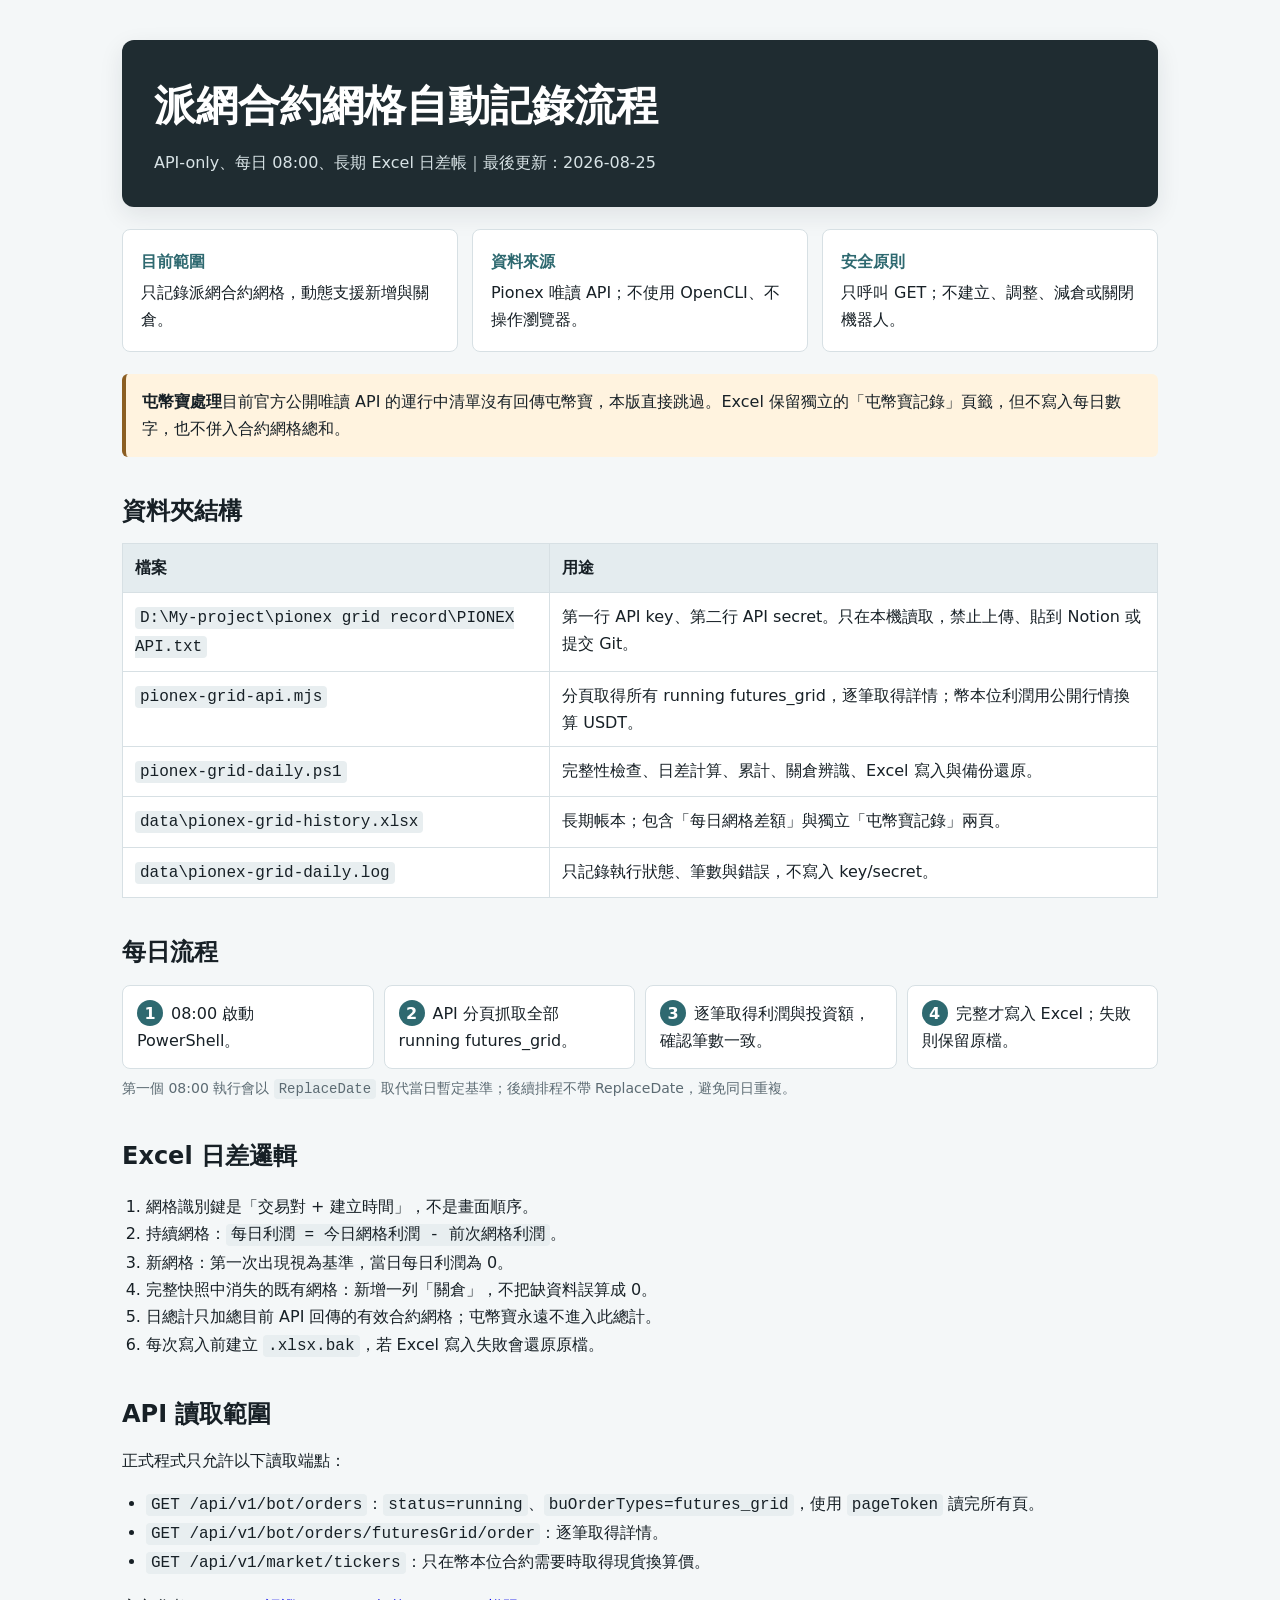
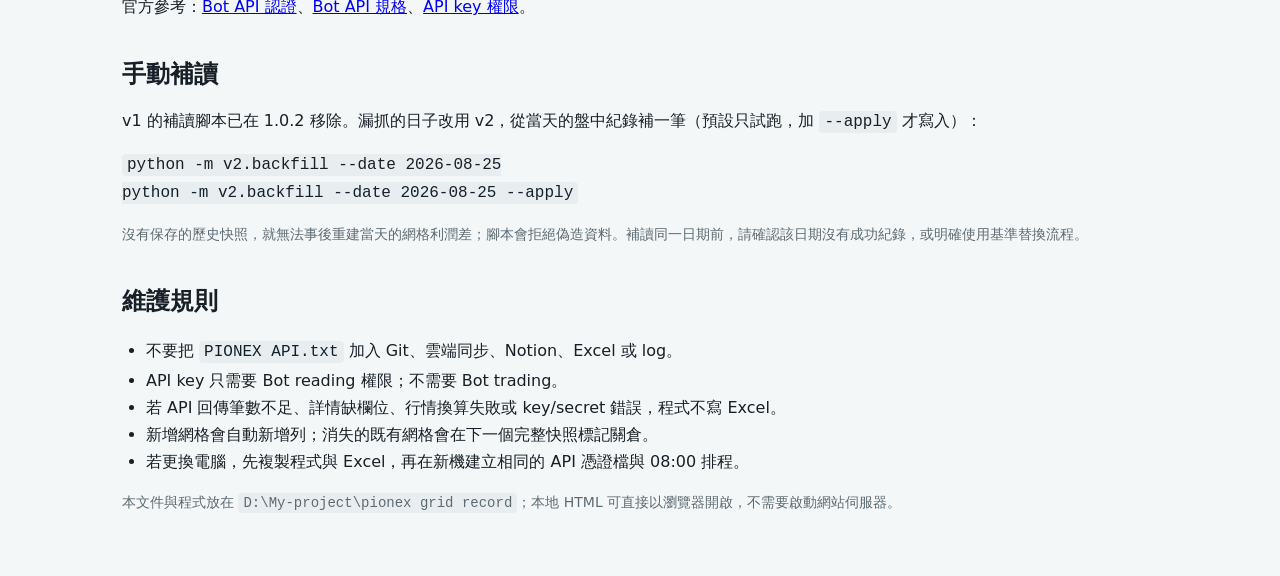
<file: Pionex Grid Record.html>
<!doctype html>
<html lang="zh-Hant">
<head>
  <meta charset="utf-8">
  <meta name="viewport" content="width=device-width, initial-scale=1">
  <title>派網合約網格自動記錄流程</title>
  <style>
    :root { --ink:#172026; --muted:#5c6b73; --line:#d7e0e4; --surface:#ffffff; --soft:#eef3f5; --accent:#2e6970; --accent-soft:#dceced; --warn:#8b5e22; --warn-soft:#fff3df; }
    * { box-sizing:border-box; }
    body { margin:0; color:var(--ink); background:#f4f7f8; font:16px/1.7 system-ui,-apple-system,"Segoe UI","Noto Sans TC",sans-serif; }
    main { max-width:1080px; margin:0 auto; padding:40px 22px 72px; }
    header { background:#1f2c31; color:#fff; border-radius:12px; padding:30px 32px; box-shadow:0 8px 24px #17202618; }
    h1 { margin:0 0 8px; font-size:clamp(26px,4vw,42px); letter-spacing:0; }
    h2 { margin:34px 0 12px; font-size:24px; }
    h3 { margin:22px 0 8px; font-size:18px; }
    p { margin:8px 0 14px; }
    code { background:#e8eef0; padding:2px 5px; border-radius:4px; overflow-wrap:anywhere; }
    header code { background:#42555b; color:#fff; }
    .meta { color:#d8e3e6; margin:0; }
    .grid { display:grid; grid-template-columns:repeat(3,minmax(0,1fr)); gap:14px; margin:22px 0; }
    .card { background:var(--surface); border:1px solid var(--line); border-radius:8px; padding:18px; }
    .card strong { display:block; color:var(--accent); margin-bottom:4px; }
    .callout { background:var(--accent-soft); border-left:4px solid var(--accent); padding:14px 16px; border-radius:6px; }
    .warning { background:var(--warn-soft); border-left-color:var(--warn); }
    .flow { display:grid; grid-template-columns:repeat(4,minmax(0,1fr)); gap:10px; counter-reset:step; }
    .flow div { background:#fff; border:1px solid var(--line); padding:14px; border-radius:8px; }
    .flow div::before { counter-increment:step; content:counter(step); display:inline-grid; place-items:center; width:26px; height:26px; margin-right:8px; background:var(--accent); color:#fff; border-radius:50%; font-weight:700; }
    table { width:100%; border-collapse:collapse; background:#fff; border:1px solid var(--line); }
    th,td { border:1px solid var(--line); padding:10px 12px; text-align:left; vertical-align:top; }
    th { background:#e4ecef; }
    ul,ol { padding-left:24px; }
    .small { color:var(--muted); font-size:14px; }
    @media (max-width:760px) { main { padding:22px 14px 48px; } header { padding:24px 20px; } .grid,.flow { grid-template-columns:1fr; } table { font-size:14px; display:block; overflow:auto; white-space:normal; } }
  </style>
</head>
<body>
<main>
  <header>
    <h1>派網合約網格自動記錄流程</h1>
    <p class="meta">API-only、每日 08:00、長期 Excel 日差帳｜最後更新：2026-08-25</p>
  </header>

  <div class="grid">
    <div class="card"><strong>目前範圍</strong>只記錄派網合約網格，動態支援新增與關倉。</div>
    <div class="card"><strong>資料來源</strong>Pionex 唯讀 API；不使用 OpenCLI、不操作瀏覽器。</div>
    <div class="card"><strong>安全原則</strong>只呼叫 GET；不建立、調整、減倉或關閉機器人。</div>
  </div>

  <div class="callout warning"><strong>屯幣寶處理</strong>目前官方公開唯讀 API 的運行中清單沒有回傳屯幣寶，本版直接跳過。Excel 保留獨立的「屯幣寶記錄」頁籤，但不寫入每日數字，也不併入合約網格總和。</div>

  <h2>資料夾結構</h2>
  <table>
    <tr><th>檔案</th><th>用途</th></tr>
    <tr><td><code>D:\My-project\pionex grid record\PIONEX API.txt</code></td><td>第一行 API key、第二行 API secret。只在本機讀取，禁止上傳、貼到 Notion 或提交 Git。</td></tr>
    <tr><td><code>pionex-grid-api.mjs</code></td><td>分頁取得所有 running futures_grid，逐筆取得詳情；幣本位利潤用公開行情換算 USDT。</td></tr>
    <tr><td><code>pionex-grid-daily.ps1</code></td><td>完整性檢查、日差計算、累計、關倉辨識、Excel 寫入與備份還原。</td></tr>
    <tr><td><code>data\pionex-grid-history.xlsx</code></td><td>長期帳本；包含「每日網格差額」與獨立「屯幣寶記錄」兩頁。</td></tr>
    <tr><td><code>data\pionex-grid-daily.log</code></td><td>只記錄執行狀態、筆數與錯誤，不寫入 key/secret。</td></tr>
  </table>

  <h2>每日流程</h2>
  <div class="flow">
    <div>08:00 啟動 PowerShell。</div>
    <div>API 分頁抓取全部 running futures_grid。</div>
    <div>逐筆取得利潤與投資額，確認筆數一致。</div>
    <div>完整才寫入 Excel；失敗則保留原檔。</div>
  </div>
  <p class="small">第一個 08:00 執行會以 <code>ReplaceDate</code> 取代當日暫定基準；後續排程不帶 ReplaceDate，避免同日重複。</p>

  <h2>Excel 日差邏輯</h2>
  <ol>
    <li>網格識別鍵是「交易對 + 建立時間」，不是畫面順序。</li>
    <li>持續網格：<code>每日利潤 = 今日網格利潤 - 前次網格利潤</code>。</li>
    <li>新網格：第一次出現視為基準，當日每日利潤為 0。</li>
    <li>完整快照中消失的既有網格：新增一列「關倉」，不把缺資料誤算成 0。</li>
    <li>日總計只加總目前 API 回傳的有效合約網格；屯幣寶永遠不進入此總計。</li>
    <li>每次寫入前建立 <code>.xlsx.bak</code>，若 Excel 寫入失敗會還原原檔。</li>
  </ol>

  <h2>API 讀取範圍</h2>
  <p>正式程式只允許以下讀取端點：</p>
  <ul>
    <li><code>GET /api/v1/bot/orders</code>：<code>status=running</code>、<code>buOrderTypes=futures_grid</code>，使用 <code>pageToken</code> 讀完所有頁。</li>
    <li><code>GET /api/v1/bot/orders/futuresGrid/order</code>：逐筆取得詳情。</li>
    <li><code>GET /api/v1/market/tickers</code>：只在幣本位合約需要時取得現貨換算價。</li>
  </ul>
  <p>官方參考：<a href="https://www.pionex.com/docs/api-docs/bot-api/general-info/authentication">Bot API 認證</a>、<a href="https://raw.githubusercontent.com/pionex-official/pionex-open-api/main/openapi_bot.yaml">Bot API 規格</a>、<a href="https://www.pionex.com/docs/api-docs/references/api-key-permissions">API key 權限</a>。</p>

  <h2>手動補讀</h2>
  <p>v1 的補讀腳本已在 1.0.2 移除。漏抓的日子改用 v2，從當天的盤中紀錄補一筆（預設只試跑，加 <code>--apply</code> 才寫入）：</p>
  <pre><code>python -m v2.backfill --date 2026-08-25
python -m v2.backfill --date 2026-08-25 --apply</code></pre>
  <p class="small">沒有保存的歷史快照，就無法事後重建當天的網格利潤差；腳本會拒絕偽造資料。補讀同一日期前，請確認該日期沒有成功紀錄，或明確使用基準替換流程。</p>

  <h2>維護規則</h2>
  <ul>
    <li>不要把 <code>PIONEX API.txt</code> 加入 Git、雲端同步、Notion、Excel 或 log。</li>
    <li>API key 只需要 Bot reading 權限；不需要 Bot trading。</li>
    <li>若 API 回傳筆數不足、詳情缺欄位、行情換算失敗或 key/secret 錯誤，程式不寫 Excel。</li>
    <li>新增網格會自動新增列；消失的既有網格會在下一個完整快照標記關倉。</li>
    <li>若更換電腦，先複製程式與 Excel，再在新機建立相同的 API 憑證檔與 08:00 排程。</li>
  </ul>
  <p class="small">本文件與程式放在 <code>D:\My-project\pionex grid record</code>；本地 HTML 可直接以瀏覽器開啟，不需要啟動網站伺服器。</p>
</main>
</body>
</html>
</file>
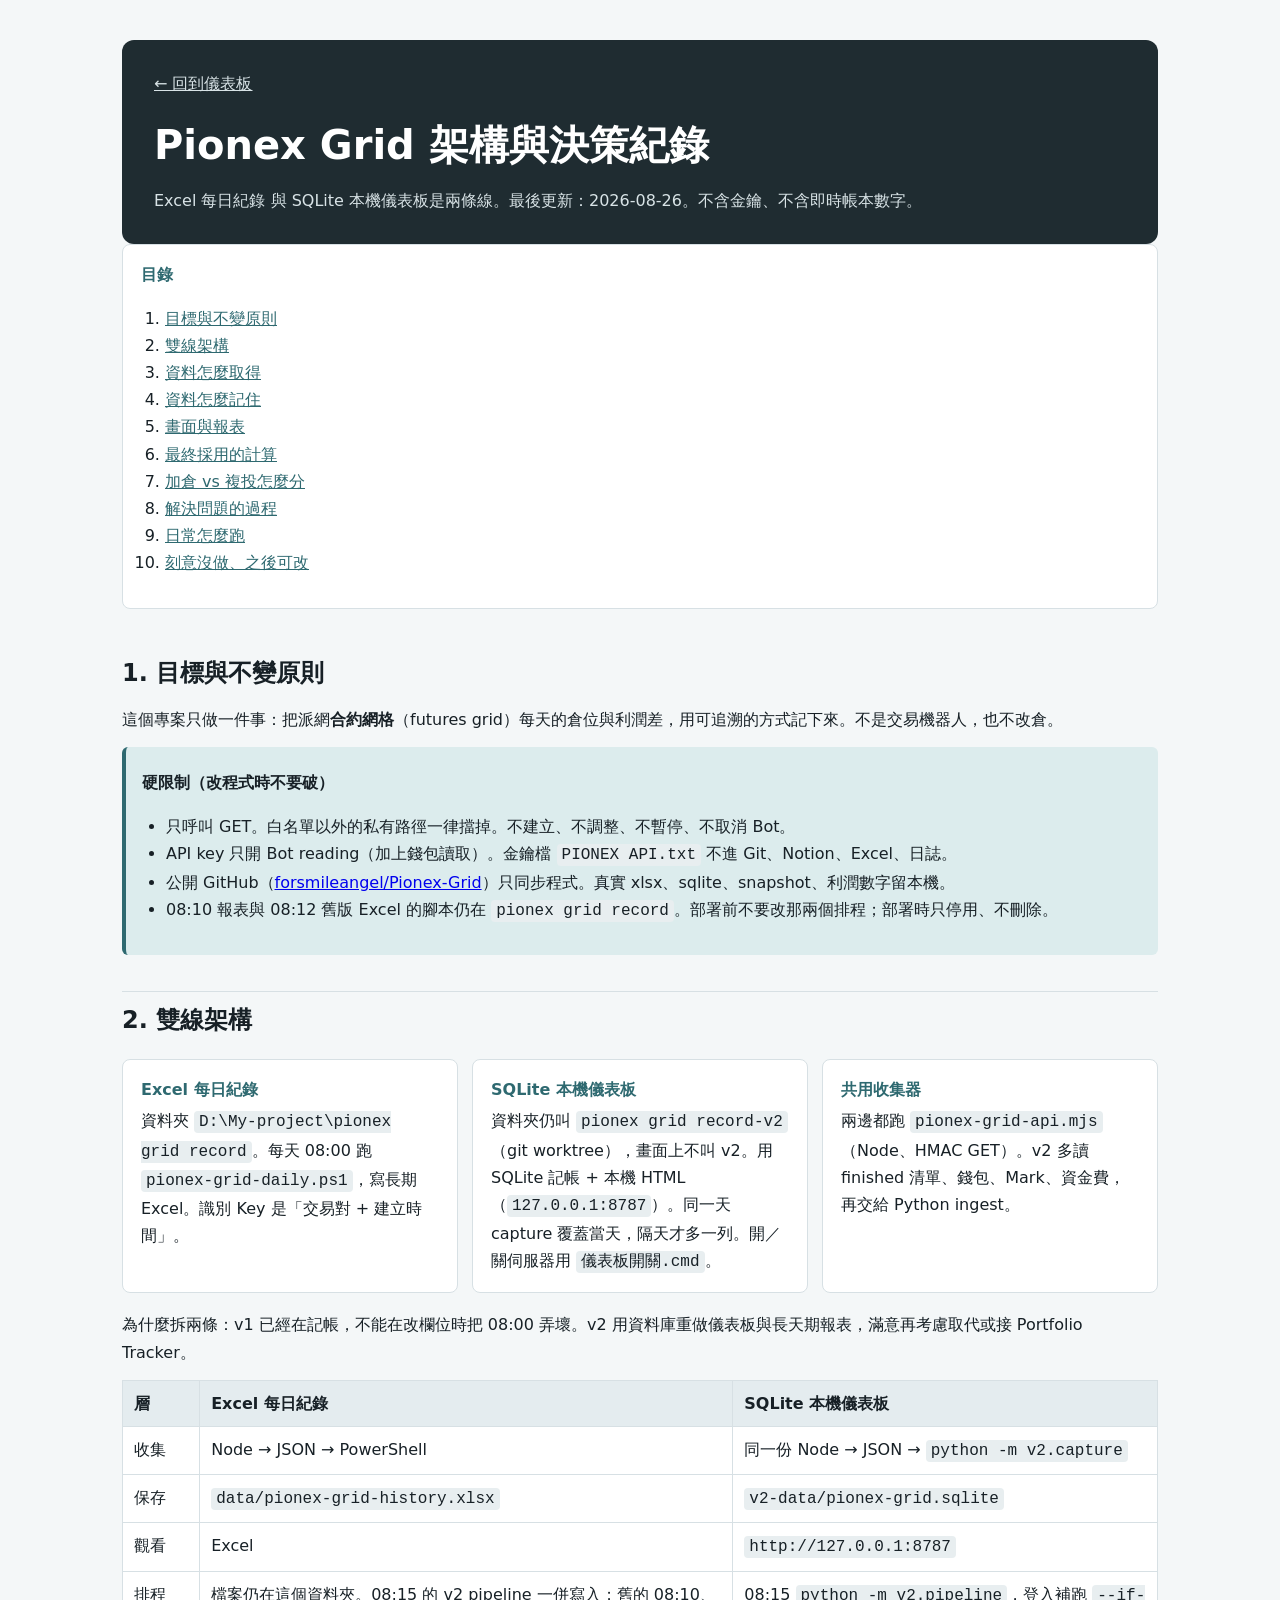
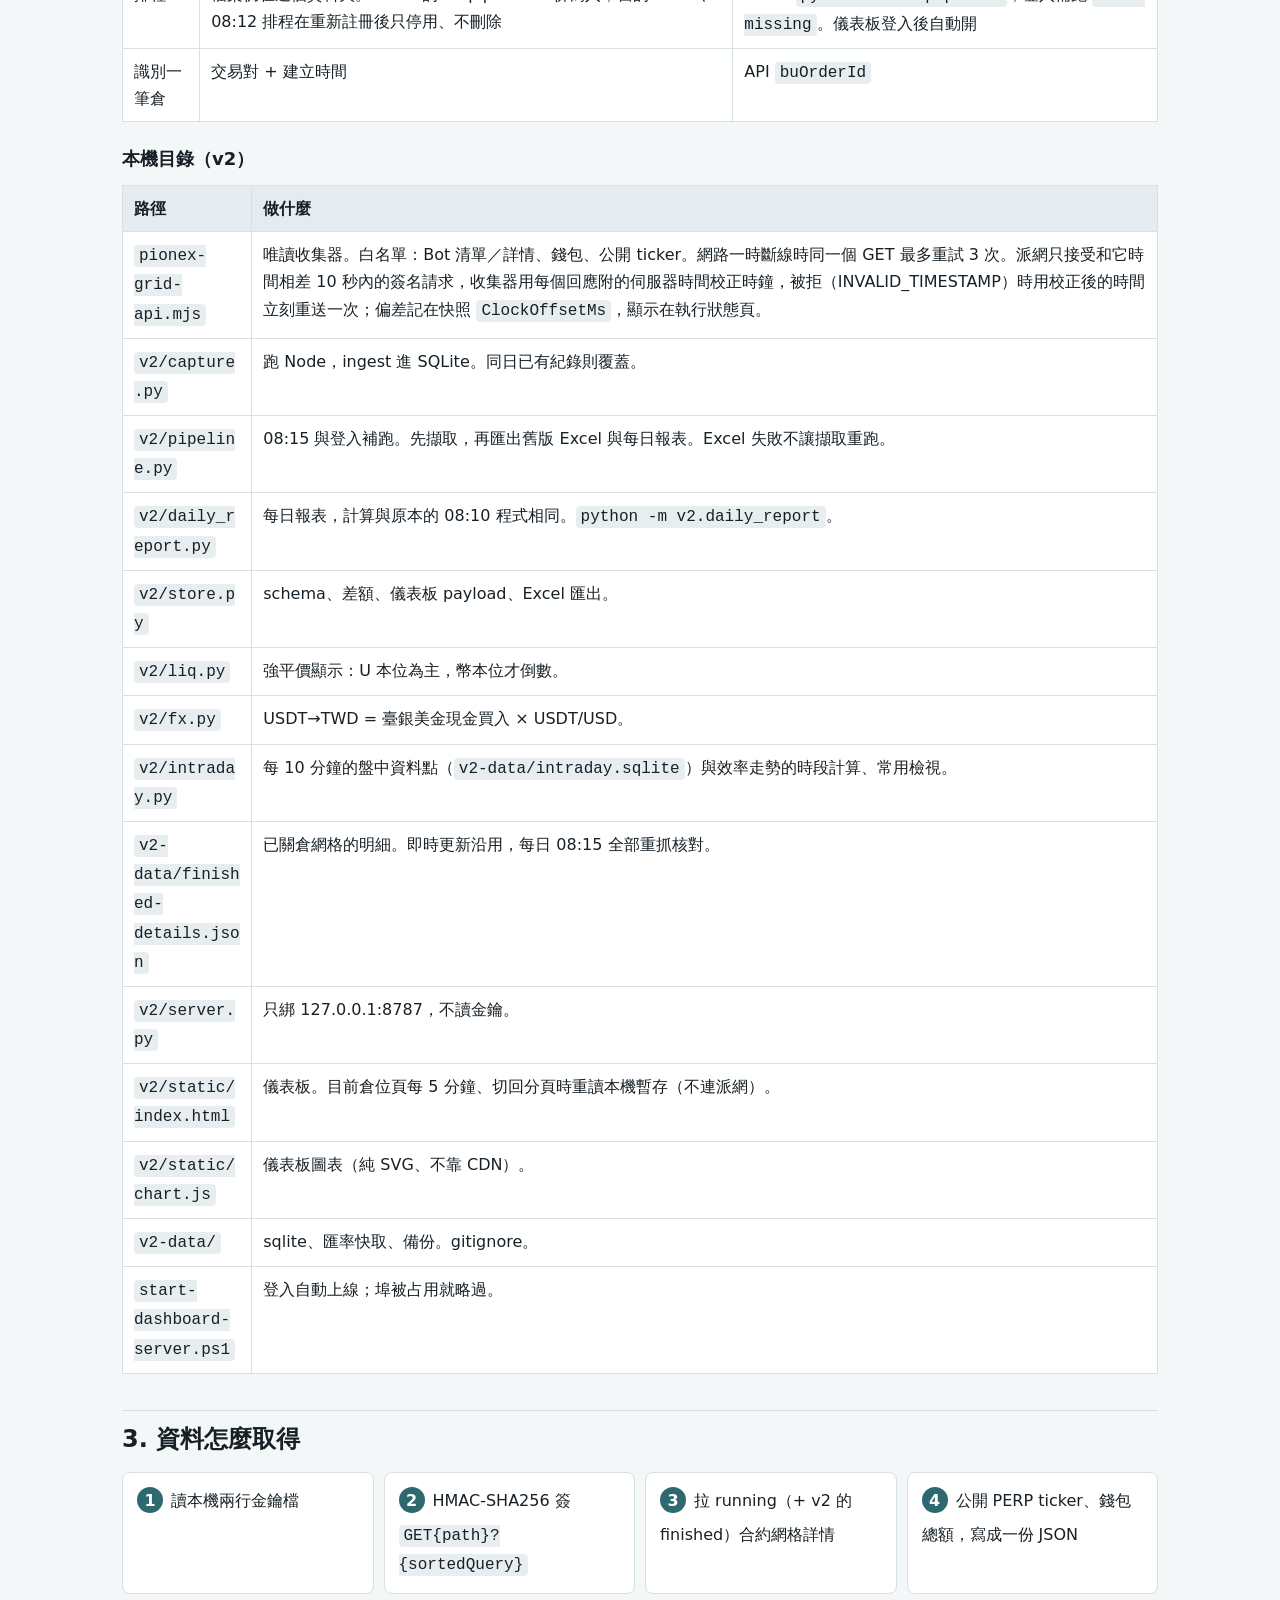
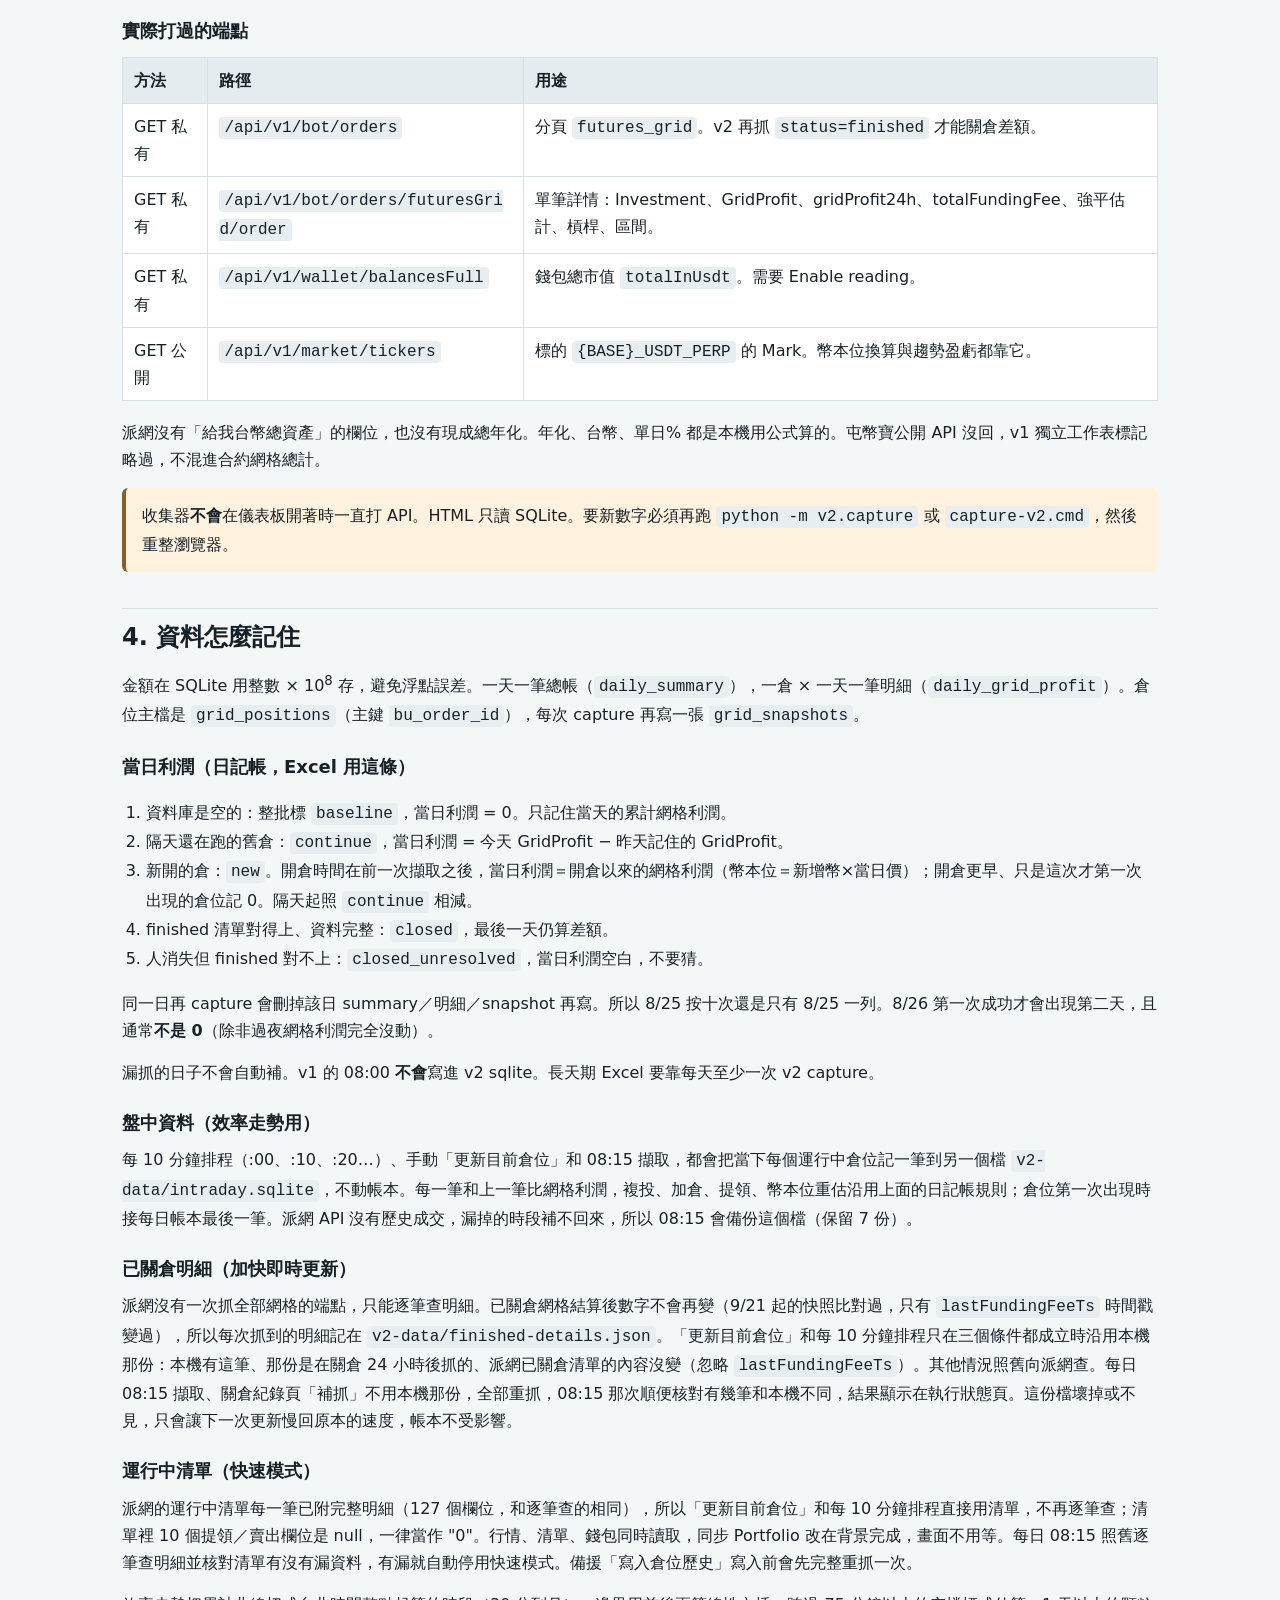
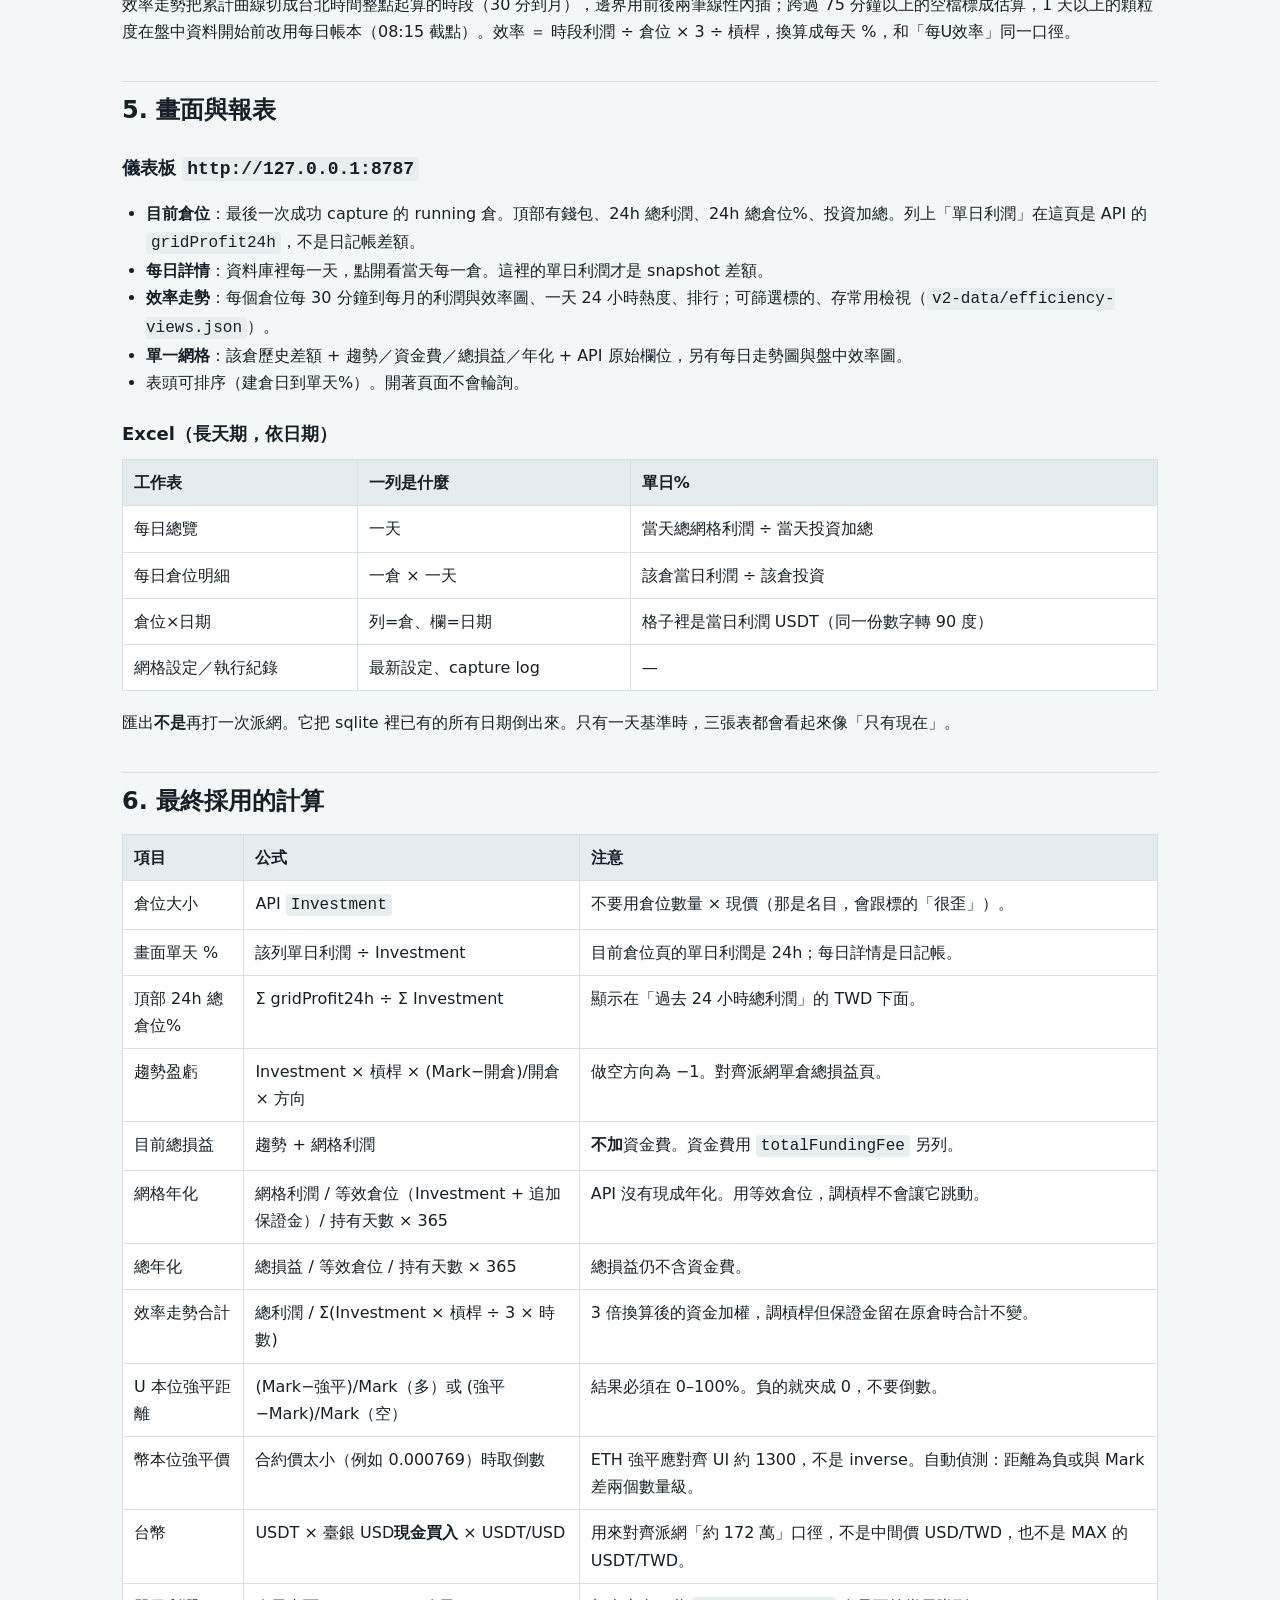
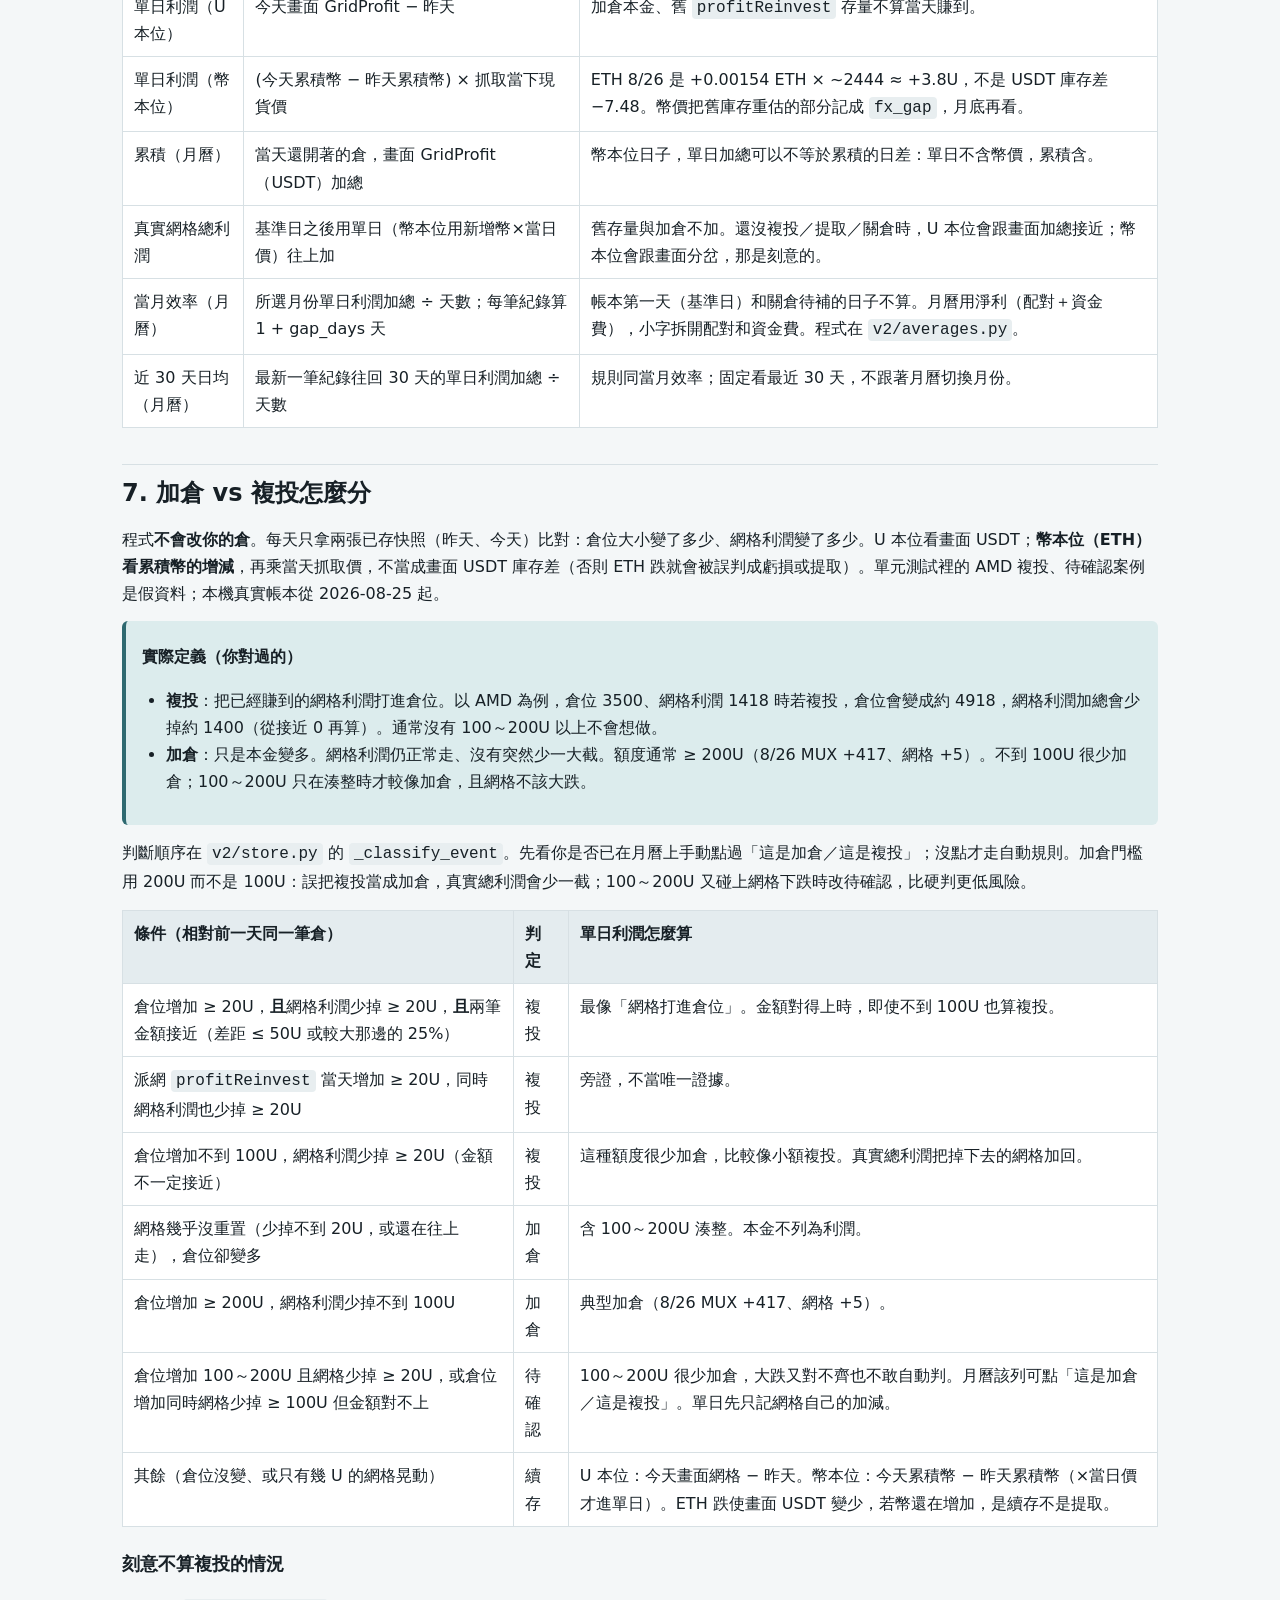
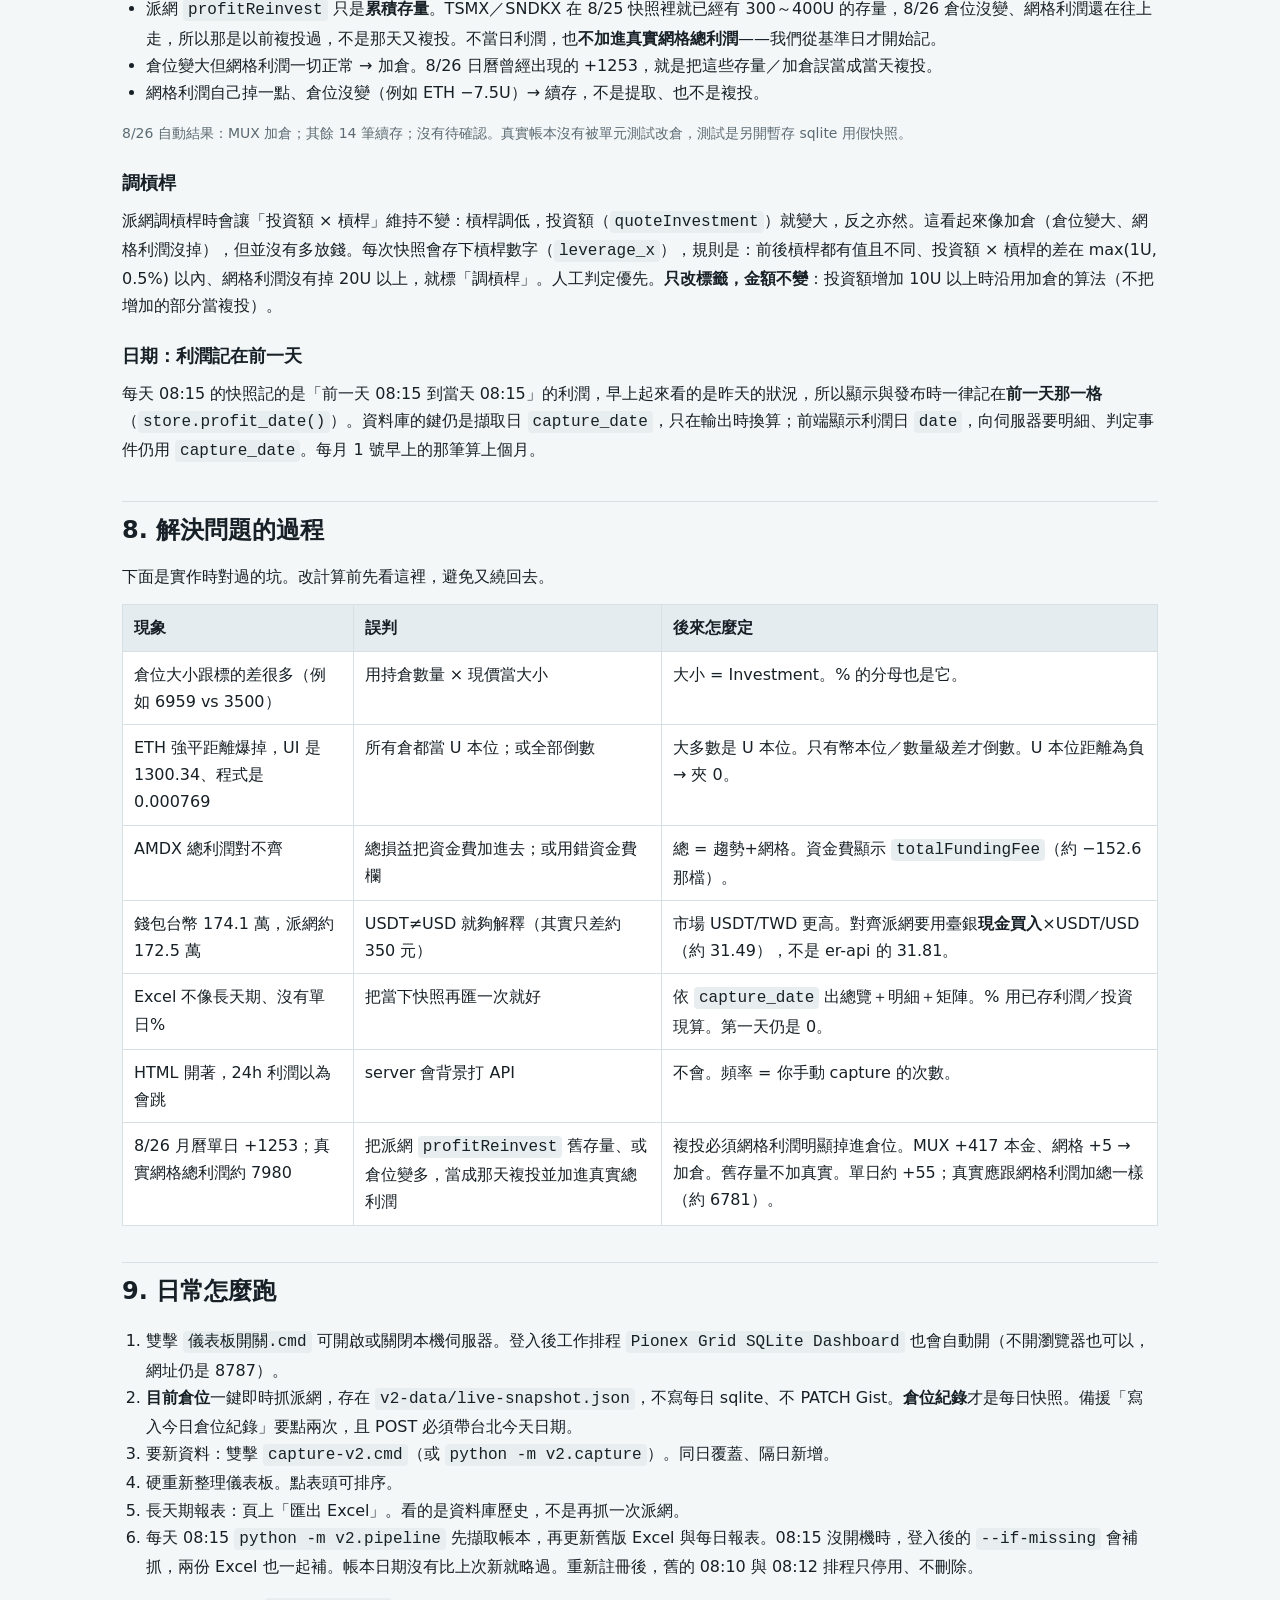
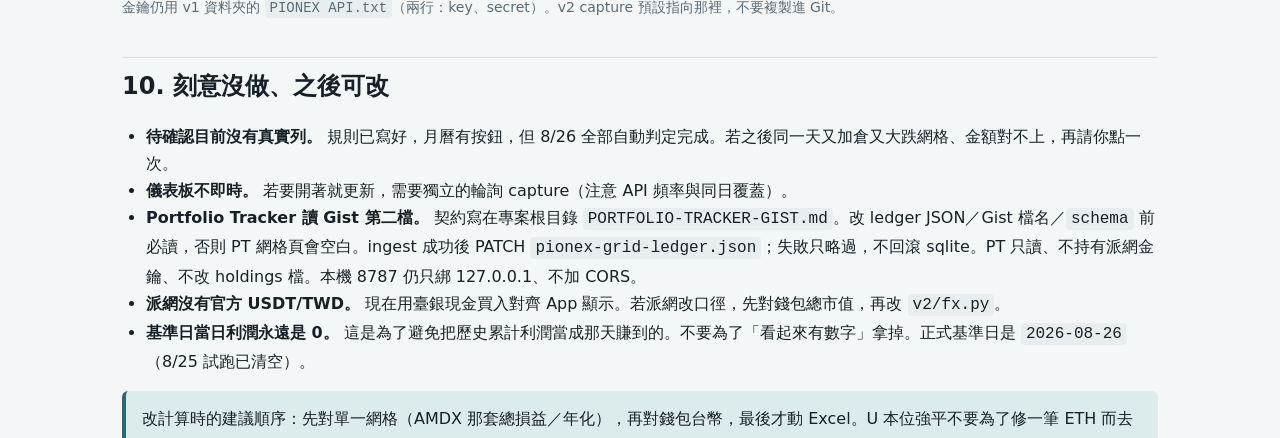
<file: v2/static/architecture.html>
<!doctype html>
<html lang="zh-Hant">
<head>
  <meta charset="utf-8">
  <meta name="viewport" content="width=device-width, initial-scale=1">
  <title>Pionex Grid 架構與決策紀錄</title>
  <style>
    :root { --ink:#172026; --muted:#5c6b73; --line:#d7e0e4; --surface:#fff; --soft:#eef3f5; --accent:#2e6970; --accent-soft:#dceced; --warn:#8b5e22; --warn-soft:#fff3df; --up:#1f7a4d; }
    * { box-sizing:border-box; }
    body { margin:0; color:var(--ink); background:#f4f7f8; font:16px/1.7 system-ui,"Segoe UI","Noto Sans TC",sans-serif; }
    main { max-width:1080px; margin:0 auto; padding:40px 22px 80px; }
    header { background:#1f2c31; color:#fff; border-radius:12px; padding:30px 32px; }
    h1 { margin:0 0 8px; font-size:clamp(26px,4vw,40px); }
    h2 { margin:36px 0 12px; font-size:24px; padding-top:8px; border-top:1px solid var(--line); }
    header + * { border-top:0; }
    h2:first-of-type { border-top:0; }
    h3 { margin:22px 0 8px; font-size:18px; }
    p { margin:8px 0 14px; }
    code { background:#e8eef0; padding:2px 5px; border-radius:4px; overflow-wrap:anywhere; }
    header code { background:#42555b; color:#fff; }
    .meta { color:#d8e3e6; margin:0; }
    .grid { display:grid; grid-template-columns:repeat(3,minmax(0,1fr)); gap:14px; margin:18px 0; }
    .card { background:var(--surface); border:1px solid var(--line); border-radius:8px; padding:16px 18px; }
    .card strong { display:block; color:var(--accent); margin-bottom:4px; }
    .callout { background:var(--accent-soft); border-left:4px solid var(--accent); padding:14px 16px; border-radius:6px; margin:14px 0; }
    .warning { background:var(--warn-soft); border-left-color:var(--warn); }
    .flow { display:grid; grid-template-columns:repeat(4,minmax(0,1fr)); gap:10px; counter-reset:step; }
    .flow div { background:#fff; border:1px solid var(--line); padding:14px; border-radius:8px; }
    .flow div::before { counter-increment:step; content:counter(step); display:inline-grid; place-items:center; width:26px; height:26px; margin:0 8px 8px 0; background:var(--accent); color:#fff; border-radius:50%; font-weight:700; }
    table { width:100%; border-collapse:collapse; background:#fff; border:1px solid var(--line); margin:10px 0 18px; }
    th, td { border:1px solid var(--line); padding:9px 11px; text-align:left; vertical-align:top; }
    th { background:#e4ecef; }
    ul, ol { padding-left:24px; }
    .small { color:var(--muted); font-size:14px; }
    nav.toc a { color:var(--accent); }
    .back { display:inline-block; margin-bottom:14px; color:#d8e3e6; }
    @media (max-width:760px) {
      main { padding:22px 14px 48px; }
      header { padding:24px 20px; }
      .grid, .flow { grid-template-columns:1fr; }
      table { font-size:14px; }
    }
  </style>
</head>
<body>
<main>
  <header>
    <a class="back" href="/">← 回到儀表板</a>
    <h1>Pionex Grid 架構與決策紀錄</h1>
    <p class="meta">Excel 每日紀錄 與 SQLite 本機儀表板是兩條線。最後更新：2026-08-26。不含金鑰、不含即時帳本數字。</p>
  </header>

  <nav class="toc card">
    <strong>目錄</strong>
    <ol>
      <li><a href="#goal">目標與不變原則</a></li>
      <li><a href="#dual">雙線架構</a></li>
      <li><a href="#fetch">資料怎麼取得</a></li>
      <li><a href="#store">資料怎麼記住</a></li>
      <li><a href="#ui">畫面與報表</a></li>
      <li><a href="#math">最終採用的計算</a></li>
      <li><a href="#events">加倉 vs 複投怎麼分</a></li>
      <li><a href="#history">解決問題的過程</a></li>
      <li><a href="#ops">日常怎麼跑</a></li>
      <li><a href="#next">刻意沒做、之後可改</a></li>
    </ol>
  </nav>

  <h2 id="goal">1. 目標與不變原則</h2>
  <p>這個專案只做一件事：把派網<strong>合約網格</strong>（futures grid）每天的倉位與利潤差，用可追溯的方式記下來。不是交易機器人，也不改倉。</p>
  <div class="callout">
    <p><strong>硬限制（改程式時不要破）</strong></p>
    <ul>
      <li>只呼叫 GET。白名單以外的私有路徑一律擋掉。不建立、不調整、不暫停、不取消 Bot。</li>
      <li>API key 只開 Bot reading（加上錢包讀取）。金鑰檔 <code>PIONEX API.txt</code> 不進 Git、Notion、Excel、日誌。</li>
      <li>公開 GitHub（<a href="https://github.com/forsmileangel/Pionex-Grid">forsmileangel/Pionex-Grid</a>）只同步程式。真實 xlsx、sqlite、snapshot、利潤數字留本機。</li>
      <li>08:10 報表與 08:12 舊版 Excel 的腳本仍在 <code>pionex grid record</code>。部署前不要改那兩個排程；部署時只停用、不刪除。</li>
    </ul>
  </div>

  <h2 id="dual">2. 雙線架構</h2>
  <div class="grid">
    <div class="card">
      <strong>Excel 每日紀錄</strong>
      資料夾 <code>D:\My-project\pionex grid record</code>。每天 08:00 跑 <code>pionex-grid-daily.ps1</code>，寫長期 Excel。識別 Key 是「交易對 + 建立時間」。
    </div>
    <div class="card">
      <strong>SQLite 本機儀表板</strong>
      資料夾仍叫 <code>pionex grid record-v2</code>（git worktree），畫面上不叫 v2。用 SQLite 記帳 + 本機 HTML（<code>127.0.0.1:8787</code>）。同一天 capture 覆蓋當天，隔天才多一列。開／關伺服器用 <code>儀表板開關.cmd</code>。
    </div>
    <div class="card">
      <strong>共用收集器</strong>
      兩邊都跑 <code>pionex-grid-api.mjs</code>（Node、HMAC GET）。v2 多讀 finished 清單、錢包、Mark、資金費，再交給 Python ingest。
    </div>
  </div>
  <p>為什麼拆兩條：v1 已經在記帳，不能在改欄位時把 08:00 弄壞。v2 用資料庫重做儀表板與長天期報表，滿意再考慮取代或接 Portfolio Tracker。</p>
  <table>
    <thead><tr><th>層</th><th>Excel 每日紀錄</th><th>SQLite 本機儀表板</th></tr></thead>
    <tbody>
      <tr><td>收集</td><td>Node → JSON → PowerShell</td><td>同一份 Node → JSON → <code>python -m v2.capture</code></td></tr>
      <tr><td>保存</td><td><code>data/pionex-grid-history.xlsx</code></td><td><code>v2-data/pionex-grid.sqlite</code></td></tr>
      <tr><td>觀看</td><td>Excel</td><td><code>http://127.0.0.1:8787</code></td></tr>
      <tr><td>排程</td><td>檔案仍在這個資料夾。08:15 的 v2 pipeline 一併寫入；舊的 08:10、08:12 排程在重新註冊後只停用、不刪除</td><td>08:15 <code>python -m v2.pipeline</code>，登入補跑 <code>--if-missing</code>。儀表板登入後自動開</td></tr>
      <tr><td>識別一筆倉</td><td>交易對 + 建立時間</td><td>API <code>buOrderId</code></td></tr>
    </tbody>
  </table>

  <h3>本機目錄（v2）</h3>
  <table>
    <thead><tr><th>路徑</th><th>做什麼</th></tr></thead>
    <tbody>
      <tr><td><code>pionex-grid-api.mjs</code></td><td>唯讀收集器。白名單：Bot 清單／詳情、錢包、公開 ticker。網路一時斷線時同一個 GET 最多重試 3 次。派網只接受和它時間相差 10 秒內的簽名請求，收集器用每個回應附的伺服器時間校正時鐘，被拒（INVALID_TIMESTAMP）時用校正後的時間立刻重送一次；偏差記在快照 <code>ClockOffsetMs</code>，顯示在執行狀態頁。</td></tr>
      <tr><td><code>v2/capture.py</code></td><td>跑 Node，ingest 進 SQLite。同日已有紀錄則覆蓋。</td></tr>
      <tr><td><code>v2/pipeline.py</code></td><td>08:15 與登入補跑。先擷取，再匯出舊版 Excel 與每日報表。Excel 失敗不讓擷取重跑。</td></tr>
      <tr><td><code>v2/daily_report.py</code></td><td>每日報表，計算與原本的 08:10 程式相同。<code>python -m v2.daily_report</code>。</td></tr>
      <tr><td><code>v2/store.py</code></td><td>schema、差額、儀表板 payload、Excel 匯出。</td></tr>
      <tr><td><code>v2/liq.py</code></td><td>強平價顯示：U 本位為主，幣本位才倒數。</td></tr>
      <tr><td><code>v2/fx.py</code></td><td>USDT→TWD = 臺銀美金現金買入 × USDT/USD。</td></tr>
      <tr><td><code>v2/intraday.py</code></td><td>每 10 分鐘的盤中資料點（<code>v2-data/intraday.sqlite</code>）與效率走勢的時段計算、常用檢視。</td></tr>
      <tr><td><code>v2-data/finished-details.json</code></td><td>已關倉網格的明細。即時更新沿用，每日 08:15 全部重抓核對。</td></tr>
      <tr><td><code>v2/server.py</code></td><td>只綁 127.0.0.1:8787，不讀金鑰。</td></tr>
      <tr><td><code>v2/static/index.html</code></td><td>儀表板。目前倉位頁每 5 分鐘、切回分頁時重讀本機暫存（不連派網）。</td></tr>
      <tr><td><code>v2/static/chart.js</code></td><td>儀表板圖表（純 SVG、不靠 CDN）。</td></tr>
      <tr><td><code>v2-data/</code></td><td>sqlite、匯率快取、備份。gitignore。</td></tr>
      <tr><td><code>start-dashboard-server.ps1</code></td><td>登入自動上線；埠被占用就略過。</td></tr>
    </tbody>
  </table>

  <h2 id="fetch">3. 資料怎麼取得</h2>
  <div class="flow">
    <div>讀本機兩行金鑰檔</div>
    <div>HMAC-SHA256 簽 <code>GET{path}?{sortedQuery}</code></div>
    <div>拉 running（+ v2 的 finished）合約網格詳情</div>
    <div>公開 PERP ticker、錢包總額，寫成一份 JSON</div>
  </div>
  <h3>實際打過的端點</h3>
  <table>
    <thead><tr><th>方法</th><th>路徑</th><th>用途</th></tr></thead>
    <tbody>
      <tr><td>GET 私有</td><td><code>/api/v1/bot/orders</code></td><td>分頁 <code>futures_grid</code>。v2 再抓 <code>status=finished</code> 才能關倉差額。</td></tr>
      <tr><td>GET 私有</td><td><code>/api/v1/bot/orders/futuresGrid/order</code></td><td>單筆詳情：Investment、GridProfit、gridProfit24h、totalFundingFee、強平估計、槓桿、區間。</td></tr>
      <tr><td>GET 私有</td><td><code>/api/v1/wallet/balancesFull</code></td><td>錢包總市值 <code>totalInUsdt</code>。需要 Enable reading。</td></tr>
      <tr><td>GET 公開</td><td><code>/api/v1/market/tickers</code></td><td>標的 <code>{BASE}_USDT_PERP</code> 的 Mark。幣本位換算與趨勢盈虧都靠它。</td></tr>
    </tbody>
  </table>
  <p>派網沒有「給我台幣總資產」的欄位，也沒有現成總年化。年化、台幣、單日% 都是本機用公式算的。屯幣寶公開 API 沒回，v1 獨立工作表標記略過，不混進合約網格總計。</p>
  <div class="callout warning">
    收集器<strong>不會</strong>在儀表板開著時一直打 API。HTML 只讀 SQLite。要新數字必須再跑 <code>python -m v2.capture</code> 或 <code>capture-v2.cmd</code>，然後重整瀏覽器。
  </div>

  <h2 id="store">4. 資料怎麼記住</h2>
  <p>金額在 SQLite 用整數 × 10<sup>8</sup> 存，避免浮點誤差。一天一筆總帳（<code>daily_summary</code>），一倉 × 一天一筆明細（<code>daily_grid_profit</code>）。倉位主檔是 <code>grid_positions</code>（主鍵 <code>bu_order_id</code>），每次 capture 再寫一張 <code>grid_snapshots</code>。</p>
  <h3>當日利潤（日記帳，Excel 用這條）</h3>
  <ol>
    <li>資料庫是空的：整批標 <code>baseline</code>，當日利潤 = 0。只記住當天的累計網格利潤。</li>
    <li>隔天還在跑的舊倉：<code>continue</code>，當日利潤 = 今天 GridProfit − 昨天記住的 GridProfit。</li>
    <li>新開的倉：<code>new</code>。開倉時間在前一次擷取之後，當日利潤＝開倉以來的網格利潤（幣本位＝新增幣×當日價）；開倉更早、只是這次才第一次出現的倉位記 0。隔天起照 <code>continue</code> 相減。</li>
    <li>finished 清單對得上、資料完整：<code>closed</code>，最後一天仍算差額。</li>
    <li>人消失但 finished 對不上：<code>closed_unresolved</code>，當日利潤空白，不要猜。</li>
  </ol>
  <p>同一日再 capture 會刪掉該日 summary／明細／snapshot 再寫。所以 8/25 按十次還是只有 8/25 一列。8/26 第一次成功才會出現第二天，且通常<strong>不是 0</strong>（除非過夜網格利潤完全沒動）。</p>
  <p>漏抓的日子不會自動補。v1 的 08:00 <strong>不會</strong>寫進 v2 sqlite。長天期 Excel 要靠每天至少一次 v2 capture。</p>
  <h3>盤中資料（效率走勢用）</h3>
  <p>每 10 分鐘排程（:00、:10、:20…）、手動「更新目前倉位」和 08:15 擷取，都會把當下每個運行中倉位記一筆到另一個檔 <code>v2-data/intraday.sqlite</code>，不動帳本。每一筆和上一筆比網格利潤，複投、加倉、提領、幣本位重估沿用上面的日記帳規則；倉位第一次出現時接每日帳本最後一筆。派網 API 沒有歷史成交，漏掉的時段補不回來，所以 08:15 會備份這個檔（保留 7 份）。</p>
  <h3>已關倉明細（加快即時更新）</h3>
  <p>派網沒有一次抓全部網格的端點，只能逐筆查明細。已關倉網格結算後數字不會再變（9/21 起的快照比對過，只有 <code>lastFundingFeeTs</code> 時間戳變過），所以每次抓到的明細記在 <code>v2-data/finished-details.json</code>。「更新目前倉位」和每 10 分鐘排程只在三個條件都成立時沿用本機那份：本機有這筆、那份是在關倉 24 小時後抓的、派網已關倉清單的內容沒變（忽略 <code>lastFundingFeeTs</code>）。其他情況照舊向派網查。每日 08:15 擷取、關倉紀錄頁「補抓」不用本機那份，全部重抓，08:15 那次順便核對有幾筆和本機不同，結果顯示在執行狀態頁。這份檔壞掉或不見，只會讓下一次更新慢回原本的速度，帳本不受影響。</p>
  <h3>運行中清單（快速模式）</h3>
  <p>派網的運行中清單每一筆已附完整明細（127 個欄位，和逐筆查的相同），所以「更新目前倉位」和每 10 分鐘排程直接用清單，不再逐筆查；清單裡 10 個提領／賣出欄位是 null，一律當作 "0"。行情、清單、錢包同時讀取，同步 Portfolio 改在背景完成，畫面不用等。每日 08:15 照舊逐筆查明細並核對清單有沒有漏資料，有漏就自動停用快速模式。備援「寫入倉位歷史」寫入前會先完整重抓一次。</p>
  <p>效率走勢把累計曲線切成台北時間整點起算的時段（30 分到月），邊界用前後兩筆線性內插；跨過 75 分鐘以上的空檔標成估算，1 天以上的顆粒度在盤中資料開始前改用每日帳本（08:15 截點）。效率 ＝ 時段利潤 ÷ 倉位 × 3 ÷ 槓桿，換算成每天 %，和「每U效率」同一口徑。</p>

  <h2 id="ui">5. 畫面與報表</h2>
  <h3>儀表板 <code>http://127.0.0.1:8787</code></h3>
  <ul>
    <li><strong>目前倉位</strong>：最後一次成功 capture 的 running 倉。頂部有錢包、24h 總利潤、24h 總倉位%、投資加總。列上「單日利潤」在這頁是 API 的 <code>gridProfit24h</code>，不是日記帳差額。</li>
    <li><strong>每日詳情</strong>：資料庫裡每一天，點開看當天每一倉。這裡的單日利潤才是 snapshot 差額。</li>
    <li><strong>效率走勢</strong>：每個倉位每 30 分鐘到每月的利潤與效率圖、一天 24 小時熱度、排行；可篩選標的、存常用檢視（<code>v2-data/efficiency-views.json</code>）。</li>
    <li><strong>單一網格</strong>：該倉歷史差額 + 趨勢／資金費／總損益／年化 + API 原始欄位，另有每日走勢圖與盤中效率圖。</li>
    <li>表頭可排序（建倉日到單天%）。開著頁面不會輪詢。</li>
  </ul>
  <h3>Excel（長天期，依日期）</h3>
  <table>
    <thead><tr><th>工作表</th><th>一列是什麼</th><th>單日%</th></tr></thead>
    <tbody>
      <tr><td>每日總覽</td><td>一天</td><td>當天總網格利潤 ÷ 當天投資加總</td></tr>
      <tr><td>每日倉位明細</td><td>一倉 × 一天</td><td>該倉當日利潤 ÷ 該倉投資</td></tr>
      <tr><td>倉位×日期</td><td>列=倉、欄=日期</td><td>格子裡是當日利潤 USDT（同一份數字轉 90 度）</td></tr>
      <tr><td>網格設定／執行紀錄</td><td>最新設定、capture log</td><td>—</td></tr>
    </tbody>
  </table>
  <p>匯出<strong>不是</strong>再打一次派網。它把 sqlite 裡已有的所有日期倒出來。只有一天基準時，三張表都會看起來像「只有現在」。</p>

  <h2 id="math">6. 最終採用的計算</h2>
  <table>
    <thead><tr><th>項目</th><th>公式</th><th>注意</th></tr></thead>
    <tbody>
      <tr><td>倉位大小</td><td>API <code>Investment</code></td><td>不要用倉位數量 × 現價（那是名目，會跟標的「很歪」）。</td></tr>
      <tr><td>畫面單天 %</td><td>該列單日利潤 ÷ Investment</td><td>目前倉位頁的單日利潤是 24h；每日詳情是日記帳。</td></tr>
      <tr><td>頂部 24h 總倉位%</td><td>Σ gridProfit24h ÷ Σ Investment</td><td>顯示在「過去 24 小時總利潤」的 TWD 下面。</td></tr>
      <tr><td>趨勢盈虧</td><td>Investment × 槓桿 × (Mark−開倉)/開倉 × 方向</td><td>做空方向為 −1。對齊派網單倉總損益頁。</td></tr>
      <tr><td>目前總損益</td><td>趨勢 + 網格利潤</td><td><strong>不加</strong>資金費。資金費用 <code>totalFundingFee</code> 另列。</td></tr>
      <tr><td>網格年化</td><td>網格利潤 / 等效倉位（Investment + 追加保證金）/ 持有天數 × 365</td><td>API 沒有現成年化。用等效倉位，調槓桿不會讓它跳動。</td></tr>
      <tr><td>總年化</td><td>總損益 / 等效倉位 / 持有天數 × 365</td><td>總損益仍不含資金費。</td></tr>
      <tr><td>效率走勢合計</td><td>總利潤 / Σ(Investment × 槓桿 ÷ 3 × 時數)</td><td>3 倍換算後的資金加權，調槓桿但保證金留在原倉時合計不變。</td></tr>
      <tr><td>U 本位強平距離</td><td>(Mark−強平)/Mark（多）或 (強平−Mark)/Mark（空）</td><td>結果必須在 0–100%。負的就夾成 0，不要倒數。</td></tr>
      <tr><td>幣本位強平價</td><td>合約價太小（例如 0.000769）時取倒數</td><td>ETH 強平應對齊 UI 約 1300，不是 inverse。自動偵測：距離為負或與 Mark 差兩個數量級。</td></tr>
      <tr><td>台幣</td><td>USDT × 臺銀 USD<strong>現金買入</strong> × USDT/USD</td><td>用來對齊派網「約 172 萬」口徑，不是中間價 USD/TWD，也不是 MAX 的 USDT/TWD。</td></tr>
      <tr><td>單日利潤（U 本位）</td><td>今天畫面 GridProfit − 昨天</td><td>加倉本金、舊 <code>profitReinvest</code> 存量不算當天賺到。</td></tr>
      <tr><td>單日利潤（幣本位）</td><td>(今天累積幣 − 昨天累積幣) × 抓取當下現貨價</td><td>ETH 8/26 是 +0.00154 ETH × ~2444 ≈ +3.8U，不是 USDT 庫存差 −7.48。幣價把舊庫存重估的部分記成 <code>fx_gap</code>，月底再看。</td></tr>
      <tr><td>累積（月曆）</td><td>當天還開著的倉，畫面 GridProfit（USDT）加總</td><td>幣本位日子，單日加總可以不等於累積的日差：單日不含幣價，累積含。</td></tr>
      <tr><td>真實網格總利潤</td><td>基準日之後用單日（幣本位用新增幣×當日價）往上加</td><td>舊存量與加倉不加。還沒複投／提取／關倉時，U 本位會跟畫面加總接近；幣本位會跟畫面分岔，那是刻意的。</td></tr>
      <tr><td>當月效率（月曆）</td><td>所選月份單日利潤加總 ÷ 天數；每筆紀錄算 1 + gap_days 天</td><td>帳本第一天（基準日）和關倉待補的日子不算。月曆用淨利（配對＋資金費），小字拆開配對和資金費。程式在 <code>v2/averages.py</code>。</td></tr>
      <tr><td>近 30 天日均（月曆）</td><td>最新一筆紀錄往回 30 天的單日利潤加總 ÷ 天數</td><td>規則同當月效率；固定看最近 30 天，不跟著月曆切換月份。</td></tr>
    </tbody>
  </table>

  <h2 id="events">7. 加倉 vs 複投怎麼分</h2>
  <p>程式<strong>不會改你的倉</strong>。每天只拿兩張已存快照（昨天、今天）比對：倉位大小變了多少、網格利潤變了多少。U 本位看畫面 USDT；<strong>幣本位（ETH）看累積幣的增減</strong>，再乘當天抓取價，不當成畫面 USDT 庫存差（否則 ETH 跌就會被誤判成虧損或提取）。單元測試裡的 AMD 複投、待確認案例是假資料；本機真實帳本從 2026-08-25 起。</p>
  <div class="callout">
    <p><strong>實際定義（你對過的）</strong></p>
    <ul>
      <li><strong>複投</strong>：把已經賺到的網格利潤打進倉位。以 AMD 為例，倉位 3500、網格利潤 1418 時若複投，倉位會變成約 4918，網格利潤加總會少掉約 1400（從接近 0 再算）。通常沒有 100～200U 以上不會想做。</li>
      <li><strong>加倉</strong>：只是本金變多。網格利潤仍正常走、沒有突然少一大截。額度通常 ≥ 200U（8/26 MUX +417、網格 +5）。不到 100U 很少加倉；100～200U 只在湊整時才較像加倉，且網格不該大跌。</li>
    </ul>
  </div>
  <p>判斷順序在 <code>v2/store.py</code> 的 <code>_classify_event</code>。先看你是否已在月曆上手動點過「這是加倉／這是複投」；沒點才走自動規則。加倉門檻用 200U 而不是 100U：誤把複投當成加倉，真實總利潤會少一截；100～200U 又碰上網格下跌時改待確認，比硬判更低風險。</p>
  <table>
    <thead><tr><th>條件（相對前一天同一筆倉）</th><th>判定</th><th>單日利潤怎麼算</th></tr></thead>
    <tbody>
      <tr>
        <td>倉位增加 ≥ 20U，<strong>且</strong>網格利潤少掉 ≥ 20U，<strong>且</strong>兩筆金額接近（差距 ≤ 50U 或較大那邊的 25%）</td>
        <td>複投</td>
        <td>最像「網格打進倉位」。金額對得上時，即使不到 100U 也算複投。</td>
      </tr>
      <tr>
        <td>派網 <code>profitReinvest</code> 當天增加 ≥ 20U，同時網格利潤也少掉 ≥ 20U</td>
        <td>複投</td>
        <td>旁證，不當唯一證據。</td>
      </tr>
      <tr>
        <td>倉位增加不到 100U，網格利潤少掉 ≥ 20U（金額不一定接近）</td>
        <td>複投</td>
        <td>這種額度很少加倉，比較像小額複投。真實總利潤把掉下去的網格加回。</td>
      </tr>
      <tr>
        <td>網格幾乎沒重置（少掉不到 20U，或還在往上走），倉位卻變多</td>
        <td>加倉</td>
        <td>含 100～200U 湊整。本金不列為利潤。</td>
      </tr>
      <tr>
        <td>倉位增加 ≥ 200U，網格利潤少掉不到 100U</td>
        <td>加倉</td>
        <td>典型加倉（8/26 MUX +417、網格 +5）。</td>
      </tr>
      <tr>
        <td>倉位增加 100～200U 且網格少掉 ≥ 20U，或倉位增加同時網格少掉 ≥ 100U 但金額對不上</td>
        <td>待確認</td>
        <td>100～200U 很少加倉，大跌又對不齊也不敢自動判。月曆該列可點「這是加倉／這是複投」。單日先只記網格自己的加減。</td>
      </tr>
      <tr>
        <td>其餘（倉位沒變、或只有幾 U 的網格晃動）</td>
        <td>續存</td>
        <td>U 本位：今天畫面網格 − 昨天。幣本位：今天累積幣 − 昨天累積幣（×當日價才進單日）。ETH 跌使畫面 USDT 變少，若幣還在增加，是續存不是提取。</td>
      </tr>
    </tbody>
  </table>
  <h3>刻意不算複投的情況</h3>
  <ul>
    <li>派網 <code>profitReinvest</code> 只是<strong>累積存量</strong>。TSMX／SNDKX 在 8/25 快照裡就已經有 300～400U 的存量，8/26 倉位沒變、網格利潤還在往上走，所以那是以前複投過，不是那天又複投。不當日利潤，也<strong>不加進真實網格總利潤</strong>——我們從基準日才開始記。</li>
    <li>倉位變大但網格利潤一切正常 → 加倉。8/26 日曆曾經出現的 +1253，就是把這些存量／加倉誤當成當天複投。</li>
    <li>網格利潤自己掉一點、倉位沒變（例如 ETH −7.5U）→ 續存，不是提取、也不是複投。</li>
  </ul>
  <p class="small">8/26 自動結果：MUX 加倉；其餘 14 筆續存；沒有待確認。真實帳本沒有被單元測試改倉，測試是另開暫存 sqlite 用假快照。</p>
  <h3>調槓桿</h3>
  <p>派網調槓桿時會讓「投資額 × 槓桿」維持不變：槓桿調低，投資額（<code>quoteInvestment</code>）就變大，反之亦然。這看起來像加倉（倉位變大、網格利潤沒掉），但並沒有多放錢。每次快照會存下槓桿數字（<code>leverage_x</code>），規則是：前後槓桿都有值且不同、投資額 × 槓桿的差在 max(1U, 0.5%) 以內、網格利潤沒有掉 20U 以上，就標「調槓桿」。人工判定優先。<strong>只改標籤，金額不變</strong>：投資額增加 10U 以上時沿用加倉的算法（不把增加的部分當複投）。</p>
  <h3>日期：利潤記在前一天</h3>
  <p>每天 08:15 的快照記的是「前一天 08:15 到當天 08:15」的利潤，早上起來看的是昨天的狀況，所以顯示與發布時一律記在<strong>前一天那一格</strong>（<code>store.profit_date()</code>）。資料庫的鍵仍是擷取日 <code>capture_date</code>，只在輸出時換算；前端顯示利潤日 <code>date</code>，向伺服器要明細、判定事件仍用 <code>capture_date</code>。每月 1 號早上的那筆算上個月。</p>

  <h2 id="history">8. 解決問題的過程</h2>
  <p>下面是實作時對過的坑。改計算前先看這裡，避免又繞回去。</p>
  <table>
    <thead><tr><th>現象</th><th>誤判</th><th>後來怎麼定</th></tr></thead>
    <tbody>
      <tr>
        <td>倉位大小跟標的差很多（例如 6959 vs 3500）</td>
        <td>用持倉數量 × 現價當大小</td>
        <td>大小 = Investment。% 的分母也是它。</td>
      </tr>
      <tr>
        <td>ETH 強平距離爆掉，UI 是 1300.34、程式是 0.000769</td>
        <td>所有倉都當 U 本位；或全部倒數</td>
        <td>大多數是 U 本位。只有幣本位／數量級差才倒數。U 本位距離為負 → 夾 0。</td>
      </tr>
      <tr>
        <td>AMDX 總利潤對不齊</td>
        <td>總損益把資金費加進去；或用錯資金費欄</td>
        <td>總 = 趨勢+網格。資金費顯示 <code>totalFundingFee</code>（約 −152.6 那檔）。</td>
      </tr>
      <tr>
        <td>錢包台幣 174.1 萬，派網約 172.5 萬</td>
        <td>USDT≠USD 就夠解釋（其實只差約 350 元）</td>
        <td>市場 USDT/TWD 更高。對齊派網要用臺銀<strong>現金買入</strong>×USDT/USD（約 31.49），不是 er-api 的 31.81。</td>
      </tr>
      <tr>
        <td>Excel 不像長天期、沒有單日%</td>
        <td>把當下快照再匯一次就好</td>
        <td>依 <code>capture_date</code> 出總覽＋明細＋矩陣。% 用已存利潤／投資現算。第一天仍是 0。</td>
      </tr>
      <tr>
        <td>HTML 開著，24h 利潤以為會跳</td>
        <td>server 會背景打 API</td>
        <td>不會。頻率 = 你手動 capture 的次數。</td>
      </tr>
      <tr>
        <td>8/26 月曆單日 +1253；真實網格總利潤約 7980</td>
        <td>把派網 <code>profitReinvest</code> 舊存量、或倉位變多，當成那天複投並加進真實總利潤</td>
        <td>複投必須網格利潤明顯掉進倉位。MUX +417 本金、網格 +5 → 加倉。舊存量不加真實。單日約 +55；真實應跟網格利潤加總一樣（約 6781）。</td>
      </tr>
    </tbody>
  </table>

  <h2 id="ops">9. 日常怎麼跑</h2>
  <ol>
    <li>雙擊 <code>儀表板開關.cmd</code> 可開啟或關閉本機伺服器。登入後工作排程 <code>Pionex Grid SQLite Dashboard</code> 也會自動開（不開瀏覽器也可以，網址仍是 8787）。</li>
    <li><strong>目前倉位</strong>一鍵即時抓派網，存在 <code>v2-data/live-snapshot.json</code>，不寫每日 sqlite、不 PATCH Gist。<strong>倉位紀錄</strong>才是每日快照。備援「寫入今日倉位紀錄」要點兩次，且 POST 必須帶台北今天日期。</li>
    <li>要新資料：雙擊 <code>capture-v2.cmd</code>（或 <code>python -m v2.capture</code>）。同日覆蓋、隔日新增。</li>
    <li>硬重新整理儀表板。點表頭可排序。</li>
    <li>長天期報表：頁上「匯出 Excel」。看的是資料庫歷史，不是再抓一次派網。</li>
    <li>每天 08:15 <code>python -m v2.pipeline</code> 先擷取帳本，再更新舊版 Excel 與每日報表。08:15 沒開機時，登入後的 <code>--if-missing</code> 會補抓，兩份 Excel 也一起補。帳本日期沒有比上次新就略過。重新註冊後，舊的 08:10 與 08:12 排程只停用、不刪除。</li>
  </ol>
  <p class="small">金鑰仍用 v1 資料夾的 <code>PIONEX API.txt</code>（兩行：key、secret）。v2 capture 預設指向那裡，不要複製進 Git。</p>

  <h2 id="next">10. 刻意沒做、之後可改</h2>
  <ul>
    <li><strong>待確認目前沒有真實列。</strong> 規則已寫好，月曆有按鈕，但 8/26 全部自動判定完成。若之後同一天又加倉又大跌網格、金額對不上，再請你點一次。</li>
    <li><strong>儀表板不即時。</strong> 若要開著就更新，需要獨立的輪詢 capture（注意 API 頻率與同日覆蓋）。</li>
    <li><strong>Portfolio Tracker 讀 Gist 第二檔。</strong> 契約寫在專案根目錄 <code>PORTFOLIO-TRACKER-GIST.md</code>。改 ledger JSON／Gist 檔名／<code>schema</code> 前必讀，否則 PT 網格頁會空白。ingest 成功後 PATCH <code>pionex-grid-ledger.json</code>；失敗只略過，不回滾 sqlite。PT 只讀、不持有派網金鑰、不改 holdings 檔。本機 8787 仍只綁 127.0.0.1、不加 CORS。</li>
    <li><strong>派網沒有官方 USDT/TWD。</strong> 現在用臺銀現金買入對齊 App 顯示。若派網改口徑，先對錢包總市值，再改 <code>v2/fx.py</code>。</li>
    <li><strong>基準日當日利潤永遠是 0。</strong> 這是為了避免把歷史累計利潤當成那天賺到的。不要為了「看起來有數字」拿掉。正式基準日是 <code>2026-08-26</code>（8/25 試跑已清空）。</li>
  </ul>
  <div class="callout">
    改計算時的建議順序：先對單一網格（AMDX 那套總損益／年化），再對錢包台幣，最後才動 Excel。U 本位強平不要為了修一筆 ETH 而去倒數所有倉。
  </div>
  <p class="small">Notion 專案頁：<a href="https://app.notion.com/p/3c6fec73b1638137ad10cd571614f976">Pionex Grid — 派網合約網格自動記錄</a>（在 Codex → 專案紀錄）。本頁也可從儀表板「架構說明」打開。</p>
</main>
</body>
</html>
</file>
